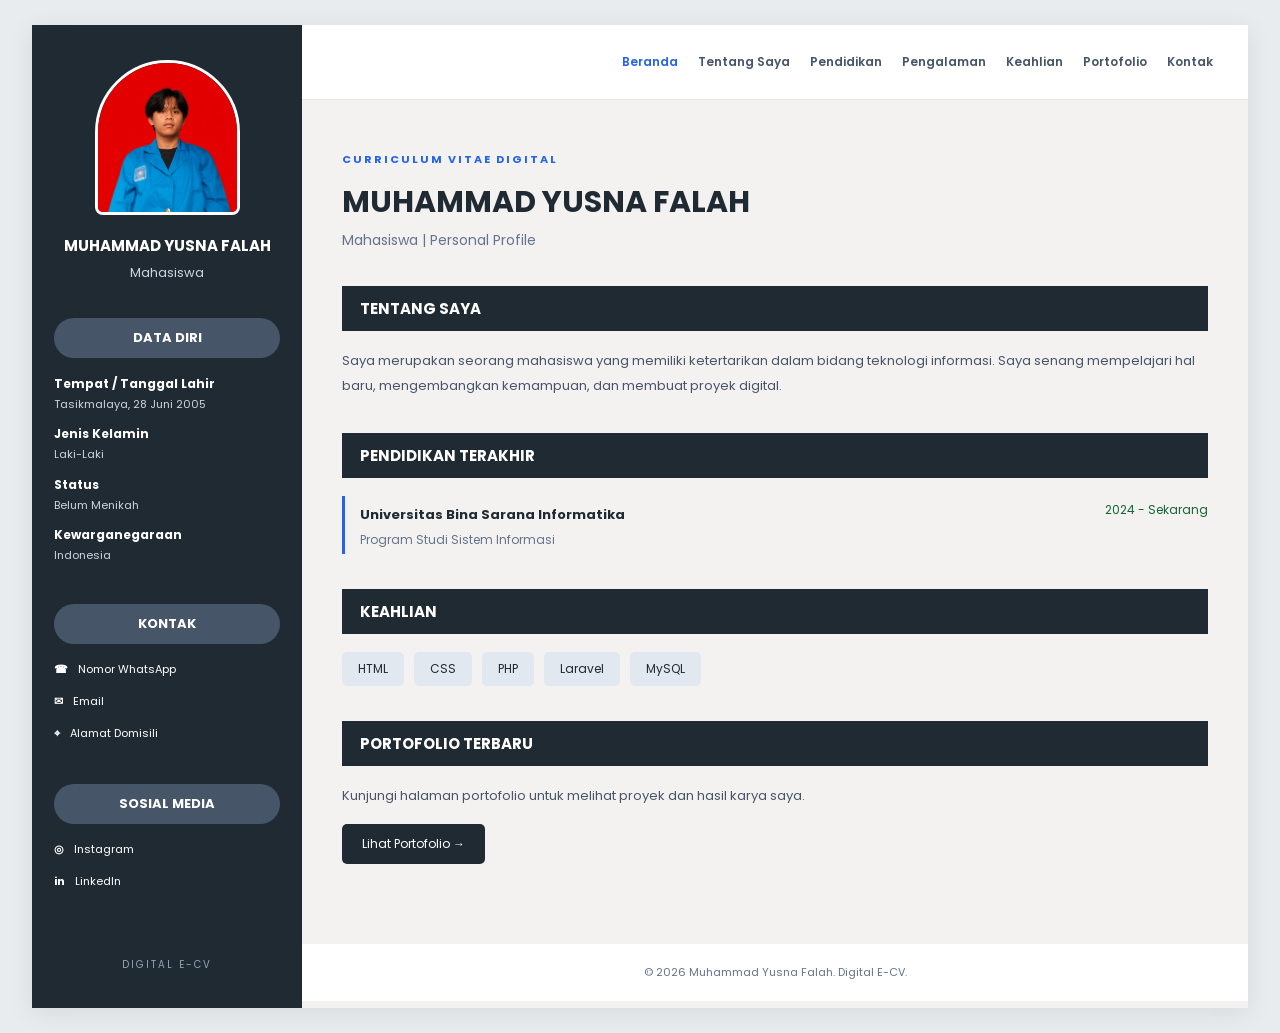
<file: docs/index.html>
﻿
<!DOCTYPE html>
<html lang="id">
<head>
    <meta charset="UTF-8">
    <meta name="viewport" content="width=device-width, initial-scale=1.0">

    <title>Beranda | Digital E-CV</title>

    <link rel="stylesheet" href="css/style.css">

    <link rel="preconnect" href="https://fonts.googleapis.com">
    <link rel="preconnect" href="https://fonts.gstatic.com" crossorigin>

    <link href="https://fonts.googleapis.com/css2?family=Poppins:wght@300;400;500;600;700;800&display=swap" rel="stylesheet">
</head>

<body>

<div class="cv-wrapper">

    <!-- SIDEBAR -->
    <aside class="sidebar">

        <div class="sidebar-profile">

            <div class="profile-photo">
                <img src="images/profile.jpeg"
                     alt="Foto Profil"
                     onerror="this.style.display='none'; this.nextElementSibling.style.display='flex';">

                <div class="profile-fallback">
                    FOTO
                </div>
            </div>

            <h3>MUHAMMAD YUSNA FALAH</h3>
            <p>Mahasiswa</p>

        </div>

        <!-- DATA DIRI -->
        <div class="sidebar-section">

            <h4>DATA DIRI</h4>

            <div class="sidebar-info">
                <strong>Tempat / Tanggal Lahir</strong>
                <span>Tasikmalaya, 28 Juni 2005</span>
            </div>

            <div class="sidebar-info">
                <strong>Jenis Kelamin</strong>
                <span>Laki-Laki</span>
            </div>

            <div class="sidebar-info">
                <strong>Status</strong>
                <span>Belum Menikah</span>
            </div>

            <div class="sidebar-info">
                <strong>Kewarganegaraan</strong>
                <span>Indonesia</span>
            </div>

        </div>

        <!-- KONTAK -->
        <div class="sidebar-section">

            <h4>KONTAK</h4>

            <div class="contact-item">
                <span>☎</span>
                <span>Nomor WhatsApp</span>
            </div>

            <div class="contact-item">
                <span>✉</span>
                <span>Email</span>
            </div>

            <div class="contact-item">
                <span>⌖</span>
                <span>Alamat Domisili</span>
            </div>

        </div>

        <!-- SOSIAL MEDIA -->
        <div class="sidebar-section">

            <h4>SOSIAL MEDIA</h4>

            <div class="contact-item">
                <span>◎</span>
                <span>Instagram</span>
            </div>

            <div class="contact-item">
                <span>in</span>
                <span>LinkedIn</span>
            </div>

        </div>

        <div class="sidebar-footer">
            DIGITAL E-CV
        </div>

    </aside>


    <!-- MAIN CONTENT -->
    <main class="main-content">

        <!-- NAVIGASI -->
        <nav class="top-nav">

            <button class="menu-toggle" id="menu-toggle">
                ☰
            </button>

            <div class="nav-links">

                <a href=""
                   class="active">
                    Beranda
                </a>

                <a href="tentang-saya.html"
                   class="">
                    Tentang Saya
                </a>

                <a href="pendidikan.html"
                   class="">
                    Pendidikan
                </a>

                <a href="pengalaman.html"
                   class="">
                    Pengalaman
                </a>

                <a href="keahlian.html"
                   class="">
                    Keahlian
                </a>

                <a href="portofolio.html"
                   class="">
                    Portofolio
                </a>

                <a href="kontak.html"
                   class="">
                    Kontak
                </a>

            </div>

        </nav>


        <!-- ISI HALAMAN BERUBAH SESUAI MENU -->
        <div class="page-content">

            
<div class="page-heading">
    <span class="page-subtitle">CURRICULUM VITAE DIGITAL</span>
    <h1>MUHAMMAD YUSNA FALAH</h1>
    <p>Mahasiswa | Personal Profile</p>
</div>

<section class="content-section">

    <h2>TENTANG SAYA</h2>

    <p>
        Saya merupakan seorang mahasiswa yang memiliki
        ketertarikan dalam bidang teknologi informasi.
        Saya senang mempelajari hal baru, mengembangkan
        kemampuan, dan membuat proyek digital.
    </p>

</section>

<section class="content-section">

    <h2>PENDIDIKAN TERAKHIR</h2>

    <div class="timeline-item">
        <div>
            <strong>Universitas Bina Sarana Informatika</strong>
            <p>Program Studi Sistem Informasi</p>
        </div>

        <span>2024 - Sekarang</span>
    </div>

</section>

<section class="content-section">

    <h2>KEAHLIAN</h2>

    <div class="skill-tags">
        <span>HTML</span>
        <span>CSS</span>
        <span>PHP</span>
        <span>Laravel</span>
        <span>MySQL</span>
    </div>

</section>

<section class="content-section">

    <h2>PORTOFOLIO TERBARU</h2>

    <p>
        Kunjungi halaman portofolio untuk melihat
        proyek dan hasil karya saya.
    </p>

    <a href="portofolio.html" class="action-button">
        Lihat Portofolio →
    </a>

</section>


        </div>


        <!-- FOOTER -->
        <footer class="main-footer">
            <p>&copy; 2026 Muhammad Yusna Falah. Digital E-CV.</p>
        </footer>

    </main>

</div>

<script src="js/script.js"></script>

</body>
</html>
</file>
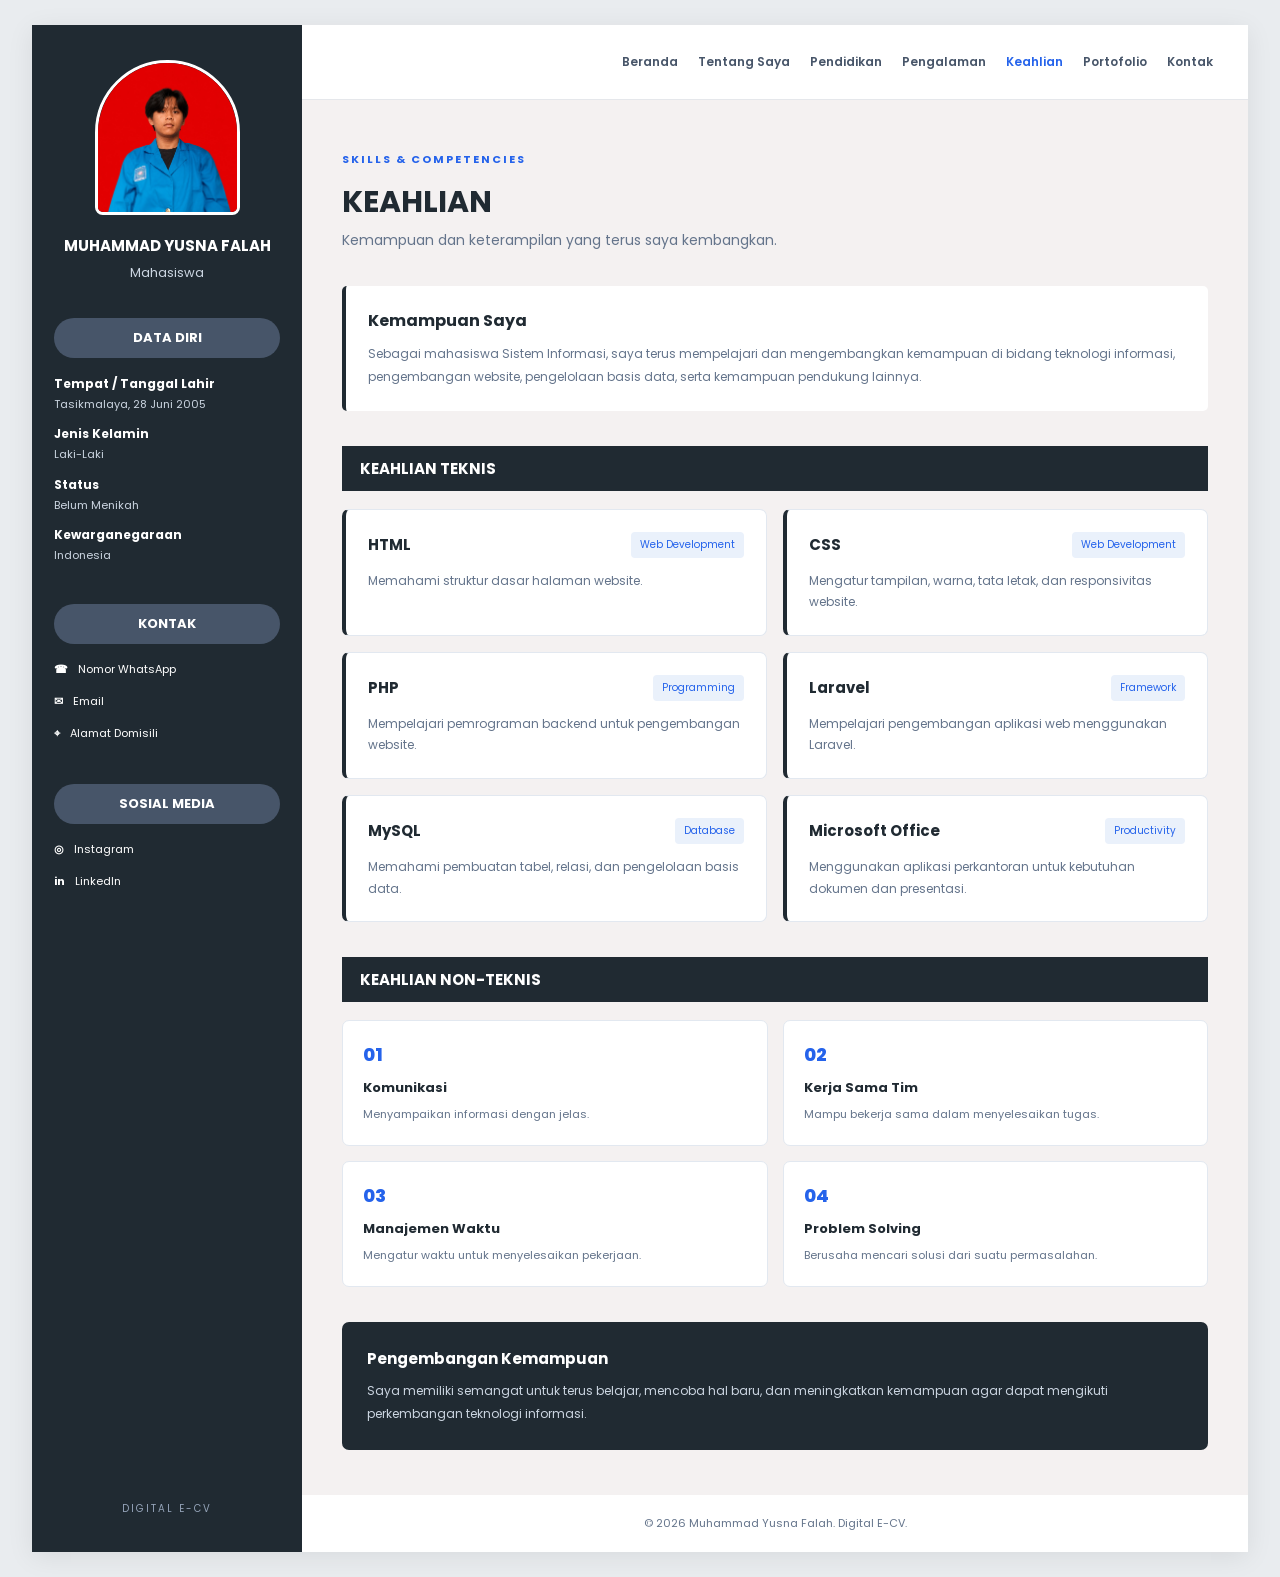
<file: docs/keahlian.html>
﻿
<!DOCTYPE html>
<html lang="id">
<head>
    <meta charset="UTF-8">
    <meta name="viewport" content="width=device-width, initial-scale=1.0">

    <title>Keahlian | Digital E-CV</title>

    <link rel="stylesheet" href="css/style.css">

    <link rel="preconnect" href="https://fonts.googleapis.com">
    <link rel="preconnect" href="https://fonts.gstatic.com" crossorigin>

    <link href="https://fonts.googleapis.com/css2?family=Poppins:wght@300;400;500;600;700;800&display=swap" rel="stylesheet">
</head>

<body>

<div class="cv-wrapper">

    <!-- SIDEBAR -->
    <aside class="sidebar">

        <div class="sidebar-profile">

            <div class="profile-photo">
                <img src="images/profile.jpeg"
                     alt="Foto Profil"
                     onerror="this.style.display='none'; this.nextElementSibling.style.display='flex';">

                <div class="profile-fallback">
                    FOTO
                </div>
            </div>

            <h3>MUHAMMAD YUSNA FALAH</h3>
            <p>Mahasiswa</p>

        </div>

        <!-- DATA DIRI -->
        <div class="sidebar-section">

            <h4>DATA DIRI</h4>

            <div class="sidebar-info">
                <strong>Tempat / Tanggal Lahir</strong>
                <span>Tasikmalaya, 28 Juni 2005</span>
            </div>

            <div class="sidebar-info">
                <strong>Jenis Kelamin</strong>
                <span>Laki-Laki</span>
            </div>

            <div class="sidebar-info">
                <strong>Status</strong>
                <span>Belum Menikah</span>
            </div>

            <div class="sidebar-info">
                <strong>Kewarganegaraan</strong>
                <span>Indonesia</span>
            </div>

        </div>

        <!-- KONTAK -->
        <div class="sidebar-section">

            <h4>KONTAK</h4>

            <div class="contact-item">
                <span>☎</span>
                <span>Nomor WhatsApp</span>
            </div>

            <div class="contact-item">
                <span>✉</span>
                <span>Email</span>
            </div>

            <div class="contact-item">
                <span>⌖</span>
                <span>Alamat Domisili</span>
            </div>

        </div>

        <!-- SOSIAL MEDIA -->
        <div class="sidebar-section">

            <h4>SOSIAL MEDIA</h4>

            <div class="contact-item">
                <span>◎</span>
                <span>Instagram</span>
            </div>

            <div class="contact-item">
                <span>in</span>
                <span>LinkedIn</span>
            </div>

        </div>

        <div class="sidebar-footer">
            DIGITAL E-CV
        </div>

    </aside>


    <!-- MAIN CONTENT -->
    <main class="main-content">

        <!-- NAVIGASI -->
        <nav class="top-nav">

            <button class="menu-toggle" id="menu-toggle">
                ☰
            </button>

            <div class="nav-links">

                <a href=""
                   class="">
                    Beranda
                </a>

                <a href="tentang-saya.html"
                   class="">
                    Tentang Saya
                </a>

                <a href="pendidikan.html"
                   class="">
                    Pendidikan
                </a>

                <a href="pengalaman.html"
                   class="">
                    Pengalaman
                </a>

                <a href="keahlian.html"
                   class="active">
                    Keahlian
                </a>

                <a href="portofolio.html"
                   class="">
                    Portofolio
                </a>

                <a href="kontak.html"
                   class="">
                    Kontak
                </a>

            </div>

        </nav>


        <!-- ISI HALAMAN BERUBAH SESUAI MENU -->
        <div class="page-content">

            
<div class="page-heading">
    <span class="page-subtitle">SKILLS & COMPETENCIES</span>
    <h1>KEAHLIAN</h1>
    <p>Kemampuan dan keterampilan yang terus saya kembangkan.</p>
</div>

<section class="skills-intro">
    <h3>Kemampuan Saya</h3>
    <p>
        Sebagai mahasiswa Sistem Informasi, saya terus mempelajari
        dan mengembangkan kemampuan di bidang teknologi informasi,
        pengembangan website, pengelolaan basis data, serta kemampuan
        pendukung lainnya.
    </p>
</section>

<section class="content-section">
    <h2>KEAHLIAN TEKNIS</h2>

    <div class="skills-grid">

        <div class="skill-card">
            <div class="skill-card-header">
                <h3>HTML</h3>
                <span>Web Development</span>
            </div>
            <p>Memahami struktur dasar halaman website.</p>
        </div>

        <div class="skill-card">
            <div class="skill-card-header">
                <h3>CSS</h3>
                <span>Web Development</span>
            </div>
            <p>Mengatur tampilan, warna, tata letak, dan responsivitas website.</p>
        </div>

        <div class="skill-card">
            <div class="skill-card-header">
                <h3>PHP</h3>
                <span>Programming</span>
            </div>
            <p>Mempelajari pemrograman backend untuk pengembangan website.</p>
        </div>

        <div class="skill-card">
            <div class="skill-card-header">
                <h3>Laravel</h3>
                <span>Framework</span>
            </div>
            <p>Mempelajari pengembangan aplikasi web menggunakan Laravel.</p>
        </div>

        <div class="skill-card">
            <div class="skill-card-header">
                <h3>MySQL</h3>
                <span>Database</span>
            </div>
            <p>Memahami pembuatan tabel, relasi, dan pengelolaan basis data.</p>
        </div>

        <div class="skill-card">
            <div class="skill-card-header">
                <h3>Microsoft Office</h3>
                <span>Productivity</span>
            </div>
            <p>Menggunakan aplikasi perkantoran untuk kebutuhan dokumen dan presentasi.</p>
        </div>

    </div>
</section>

<section class="content-section">
    <h2>KEAHLIAN NON-TEKNIS</h2>

    <div class="soft-skills-grid">
        <div class="soft-skill-item">
            <span>01</span>
            <h3>Komunikasi</h3>
            <p>Menyampaikan informasi dengan jelas.</p>
        </div>

        <div class="soft-skill-item">
            <span>02</span>
            <h3>Kerja Sama Tim</h3>
            <p>Mampu bekerja sama dalam menyelesaikan tugas.</p>
        </div>

        <div class="soft-skill-item">
            <span>03</span>
            <h3>Manajemen Waktu</h3>
            <p>Mengatur waktu untuk menyelesaikan pekerjaan.</p>
        </div>

        <div class="soft-skill-item">
            <span>04</span>
            <h3>Problem Solving</h3>
            <p>Berusaha mencari solusi dari suatu permasalahan.</p>
        </div>
    </div>
</section>

<section class="skills-note">
    <h3>Pengembangan Kemampuan</h3>
    <p>
        Saya memiliki semangat untuk terus belajar, mencoba hal baru,
        dan meningkatkan kemampuan agar dapat mengikuti perkembangan
        teknologi informasi.
    </p>
</section>


        </div>


        <!-- FOOTER -->
        <footer class="main-footer">
            <p>&copy; 2026 Muhammad Yusna Falah. Digital E-CV.</p>
        </footer>

    </main>

</div>

<script src="js/script.js"></script>

</body>
</html>
</file>
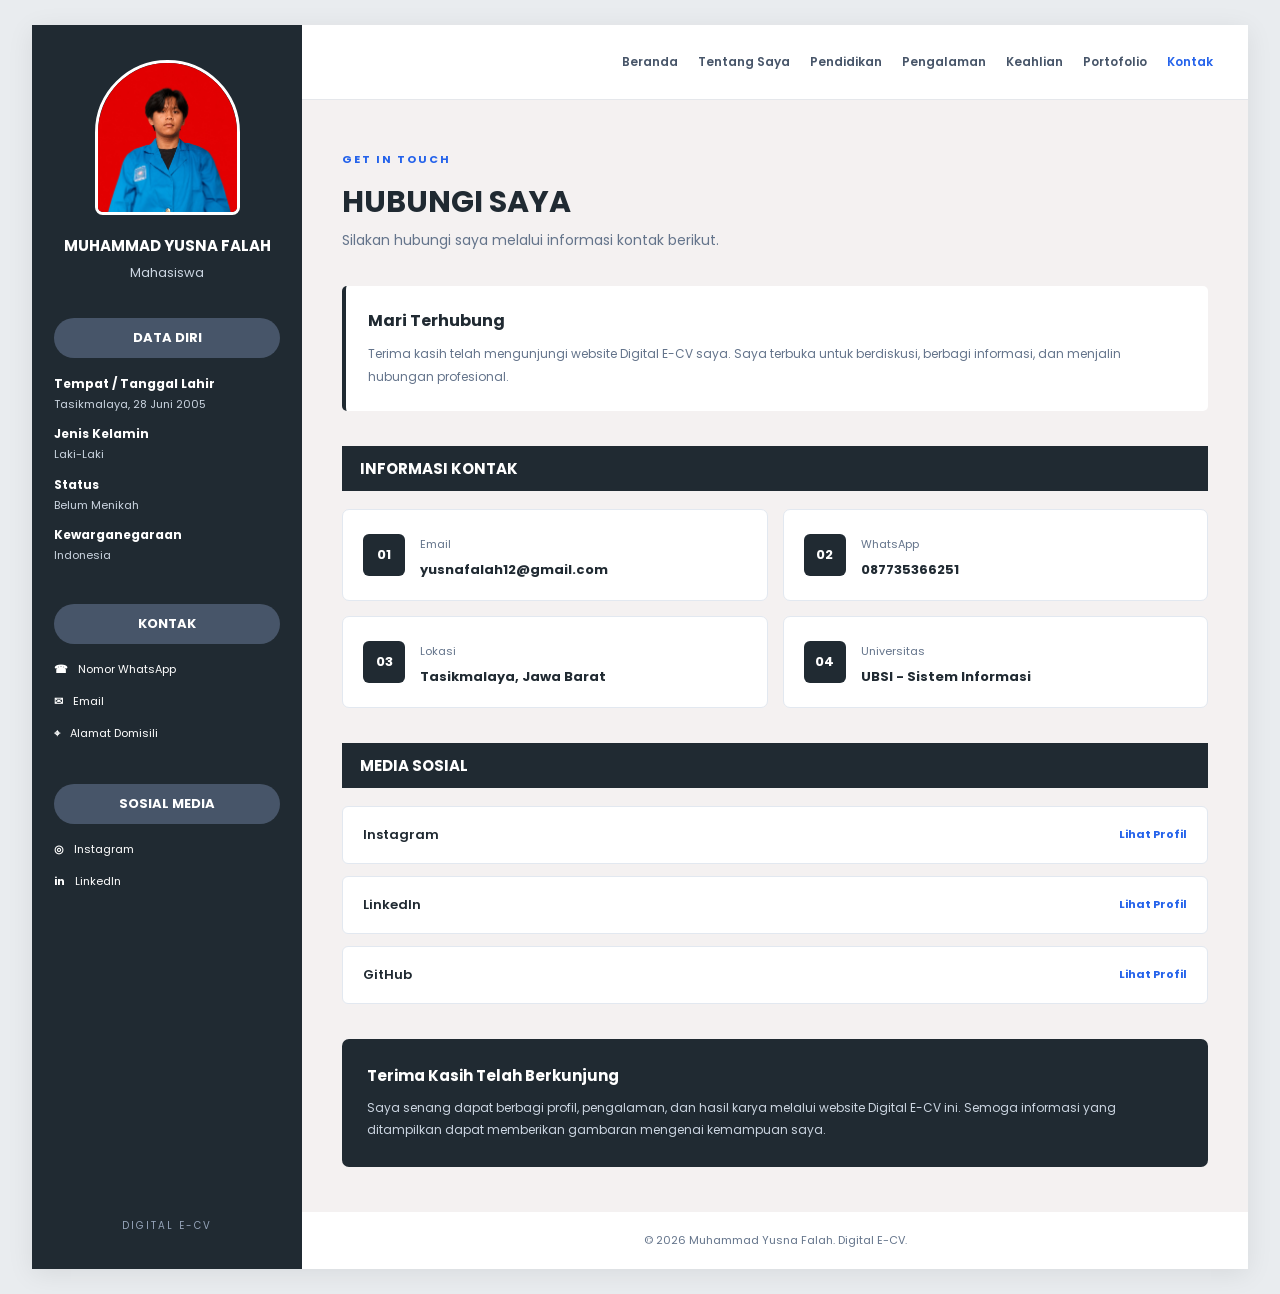
<file: docs/kontak.html>
﻿
<!DOCTYPE html>
<html lang="id">
<head>
    <meta charset="UTF-8">
    <meta name="viewport" content="width=device-width, initial-scale=1.0">

    <title>Kontak | Digital E-CV</title>

    <link rel="stylesheet" href="css/style.css">

    <link rel="preconnect" href="https://fonts.googleapis.com">
    <link rel="preconnect" href="https://fonts.gstatic.com" crossorigin>

    <link href="https://fonts.googleapis.com/css2?family=Poppins:wght@300;400;500;600;700;800&display=swap" rel="stylesheet">
</head>

<body>

<div class="cv-wrapper">

    <!-- SIDEBAR -->
    <aside class="sidebar">

        <div class="sidebar-profile">

            <div class="profile-photo">
                <img src="images/profile.jpeg"
                     alt="Foto Profil"
                     onerror="this.style.display='none'; this.nextElementSibling.style.display='flex';">

                <div class="profile-fallback">
                    FOTO
                </div>
            </div>

            <h3>MUHAMMAD YUSNA FALAH</h3>
            <p>Mahasiswa</p>

        </div>

        <!-- DATA DIRI -->
        <div class="sidebar-section">

            <h4>DATA DIRI</h4>

            <div class="sidebar-info">
                <strong>Tempat / Tanggal Lahir</strong>
                <span>Tasikmalaya, 28 Juni 2005</span>
            </div>

            <div class="sidebar-info">
                <strong>Jenis Kelamin</strong>
                <span>Laki-Laki</span>
            </div>

            <div class="sidebar-info">
                <strong>Status</strong>
                <span>Belum Menikah</span>
            </div>

            <div class="sidebar-info">
                <strong>Kewarganegaraan</strong>
                <span>Indonesia</span>
            </div>

        </div>

        <!-- KONTAK -->
        <div class="sidebar-section">

            <h4>KONTAK</h4>

            <div class="contact-item">
                <span>☎</span>
                <span>Nomor WhatsApp</span>
            </div>

            <div class="contact-item">
                <span>✉</span>
                <span>Email</span>
            </div>

            <div class="contact-item">
                <span>⌖</span>
                <span>Alamat Domisili</span>
            </div>

        </div>

        <!-- SOSIAL MEDIA -->
        <div class="sidebar-section">

            <h4>SOSIAL MEDIA</h4>

            <div class="contact-item">
                <span>◎</span>
                <span>Instagram</span>
            </div>

            <div class="contact-item">
                <span>in</span>
                <span>LinkedIn</span>
            </div>

        </div>

        <div class="sidebar-footer">
            DIGITAL E-CV
        </div>

    </aside>


    <!-- MAIN CONTENT -->
    <main class="main-content">

        <!-- NAVIGASI -->
        <nav class="top-nav">

            <button class="menu-toggle" id="menu-toggle">
                ☰
            </button>

            <div class="nav-links">

                <a href=""
                   class="">
                    Beranda
                </a>

                <a href="tentang-saya.html"
                   class="">
                    Tentang Saya
                </a>

                <a href="pendidikan.html"
                   class="">
                    Pendidikan
                </a>

                <a href="pengalaman.html"
                   class="">
                    Pengalaman
                </a>

                <a href="keahlian.html"
                   class="">
                    Keahlian
                </a>

                <a href="portofolio.html"
                   class="">
                    Portofolio
                </a>

                <a href="kontak.html"
                   class="active">
                    Kontak
                </a>

            </div>

        </nav>


        <!-- ISI HALAMAN BERUBAH SESUAI MENU -->
        <div class="page-content">

            
<div class="page-heading">
    <span class="page-subtitle">GET IN TOUCH</span>
    <h1>HUBUNGI SAYA</h1>
    <p>Silakan hubungi saya melalui informasi kontak berikut.</p>
</div>

<section class="contact-intro">
    <h3>Mari Terhubung</h3>
    <p>
        Terima kasih telah mengunjungi website Digital E-CV saya.
        Saya terbuka untuk berdiskusi, berbagi informasi, dan
        menjalin hubungan profesional.
    </p>
</section>

<section class="content-section">
    <h2>INFORMASI KONTAK</h2>

    <div class="contact-grid">

        <div class="contact-card">
            <div class="contact-icon">01</div>
            <div>
                <span>Email</span>
                <h3>yusnafalah12@gmail.com</h3>
            </div>
        </div>

        <div class="contact-card">
            <div class="contact-icon">02</div>
            <div>
                <span>WhatsApp</span>
                <h3>087735366251</h3>
            </div>
        </div>

        <div class="contact-card">
            <div class="contact-icon">03</div>
            <div>
                <span>Lokasi</span>
                <h3>Tasikmalaya, Jawa Barat</h3>
            </div>
        </div>

        <div class="contact-card">
            <div class="contact-icon">04</div>
            <div>
                <span>Universitas</span>
                <h3>UBSI - Sistem Informasi</h3>
            </div>
        </div>

    </div>
</section>

<section class="content-section">
    <h2>MEDIA SOSIAL</h2>

    <div class="social-contact">

        <a href="#" class="social-contact-item">
            <span>Instagram</span>
            <strong>Lihat Profil</strong>
        </a>

        <a href="#" class="social-contact-item">
            <span>LinkedIn</span>
            <strong>Lihat Profil</strong>
        </a>

        <a href="#" class="social-contact-item">
            <span>GitHub</span>
            <strong>Lihat Profil</strong>
        </a>

    </div>
</section>

<section class="contact-message">
    <h3>Terima Kasih Telah Berkunjung</h3>
    <p>
        Saya senang dapat berbagi profil, pengalaman, dan hasil karya
        melalui website Digital E-CV ini. Semoga informasi yang
        ditampilkan dapat memberikan gambaran mengenai kemampuan saya.
    </p>
</section>


        </div>


        <!-- FOOTER -->
        <footer class="main-footer">
            <p>&copy; 2026 Muhammad Yusna Falah. Digital E-CV.</p>
        </footer>

    </main>

</div>

<script src="js/script.js"></script>

</body>
</html>
</file>
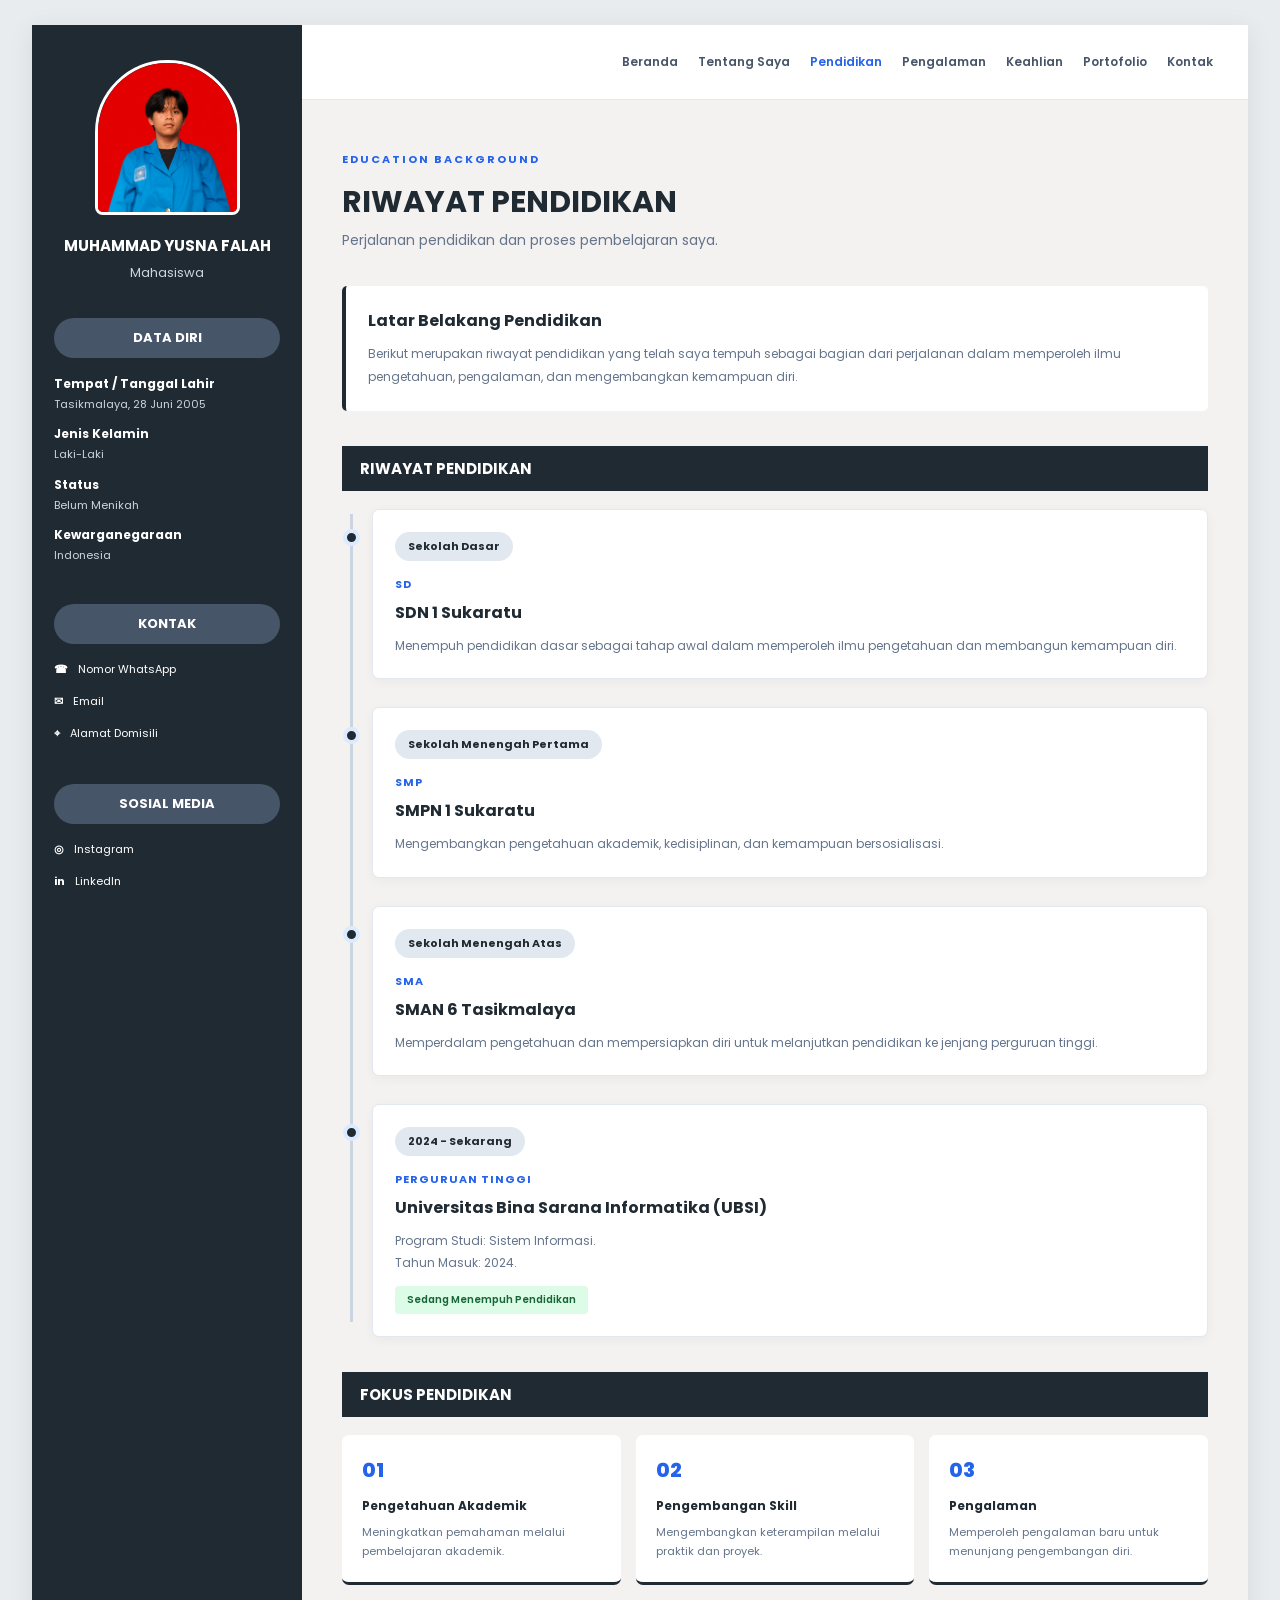
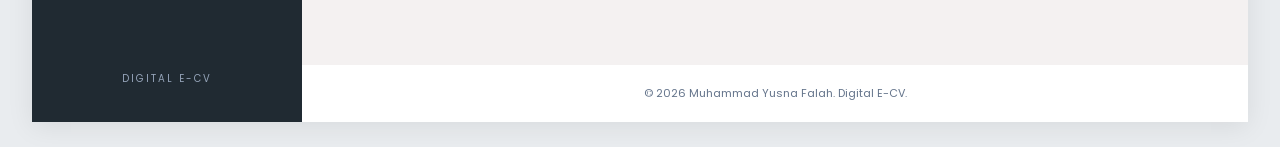
<file: docs/pendidikan.html>
﻿
<!DOCTYPE html>
<html lang="id">
<head>
    <meta charset="UTF-8">
    <meta name="viewport" content="width=device-width, initial-scale=1.0">

    <title>Pendidikan | Digital E-CV</title>

    <link rel="stylesheet" href="css/style.css">

    <link rel="preconnect" href="https://fonts.googleapis.com">
    <link rel="preconnect" href="https://fonts.gstatic.com" crossorigin>

    <link href="https://fonts.googleapis.com/css2?family=Poppins:wght@300;400;500;600;700;800&display=swap" rel="stylesheet">
</head>

<body>

<div class="cv-wrapper">

    <!-- SIDEBAR -->
    <aside class="sidebar">

        <div class="sidebar-profile">

            <div class="profile-photo">
                <img src="images/profile.jpeg"
                     alt="Foto Profil"
                     onerror="this.style.display='none'; this.nextElementSibling.style.display='flex';">

                <div class="profile-fallback">
                    FOTO
                </div>
            </div>

            <h3>MUHAMMAD YUSNA FALAH</h3>
            <p>Mahasiswa</p>

        </div>

        <!-- DATA DIRI -->
        <div class="sidebar-section">

            <h4>DATA DIRI</h4>

            <div class="sidebar-info">
                <strong>Tempat / Tanggal Lahir</strong>
                <span>Tasikmalaya, 28 Juni 2005</span>
            </div>

            <div class="sidebar-info">
                <strong>Jenis Kelamin</strong>
                <span>Laki-Laki</span>
            </div>

            <div class="sidebar-info">
                <strong>Status</strong>
                <span>Belum Menikah</span>
            </div>

            <div class="sidebar-info">
                <strong>Kewarganegaraan</strong>
                <span>Indonesia</span>
            </div>

        </div>

        <!-- KONTAK -->
        <div class="sidebar-section">

            <h4>KONTAK</h4>

            <div class="contact-item">
                <span>☎</span>
                <span>Nomor WhatsApp</span>
            </div>

            <div class="contact-item">
                <span>✉</span>
                <span>Email</span>
            </div>

            <div class="contact-item">
                <span>⌖</span>
                <span>Alamat Domisili</span>
            </div>

        </div>

        <!-- SOSIAL MEDIA -->
        <div class="sidebar-section">

            <h4>SOSIAL MEDIA</h4>

            <div class="contact-item">
                <span>◎</span>
                <span>Instagram</span>
            </div>

            <div class="contact-item">
                <span>in</span>
                <span>LinkedIn</span>
            </div>

        </div>

        <div class="sidebar-footer">
            DIGITAL E-CV
        </div>

    </aside>


    <!-- MAIN CONTENT -->
    <main class="main-content">

        <!-- NAVIGASI -->
        <nav class="top-nav">

            <button class="menu-toggle" id="menu-toggle">
                ☰
            </button>

            <div class="nav-links">

                <a href=""
                   class="">
                    Beranda
                </a>

                <a href="tentang-saya.html"
                   class="">
                    Tentang Saya
                </a>

                <a href="pendidikan.html"
                   class="active">
                    Pendidikan
                </a>

                <a href="pengalaman.html"
                   class="">
                    Pengalaman
                </a>

                <a href="keahlian.html"
                   class="">
                    Keahlian
                </a>

                <a href="portofolio.html"
                   class="">
                    Portofolio
                </a>

                <a href="kontak.html"
                   class="">
                    Kontak
                </a>

            </div>

        </nav>


        <!-- ISI HALAMAN BERUBAH SESUAI MENU -->
        <div class="page-content">

            
<div class="page-heading">
    <span class="page-subtitle">EDUCATION BACKGROUND</span>
    <h1>RIWAYAT PENDIDIKAN</h1>
    <p>Perjalanan pendidikan dan proses pembelajaran saya.</p>
</div>

<section class="education-intro">
    <h3>Latar Belakang Pendidikan</h3>
    <p>
        Berikut merupakan riwayat pendidikan yang telah saya tempuh
        sebagai bagian dari perjalanan dalam memperoleh ilmu
        pengetahuan, pengalaman, dan mengembangkan kemampuan diri.
    </p>
</section>

<section class="content-section">
    <h2>RIWAYAT PENDIDIKAN</h2>

    <div class="education-timeline">

        <div class="education-item">
            <div class="education-marker"></div>
            <div class="education-card">
                <span class="education-year">Sekolah Dasar</span>
                <h3>SD</h3>
                <h4>SDN 1 Sukaratu</h4>
                <p>
                    Menempuh pendidikan dasar sebagai tahap awal
                    dalam memperoleh ilmu pengetahuan dan membangun
                    kemampuan diri.
                </p>
            </div>
        </div>

        <div class="education-item">
            <div class="education-marker"></div>
            <div class="education-card">
                <span class="education-year">Sekolah Menengah Pertama</span>
                <h3>SMP</h3>
                <h4>SMPN 1 Sukaratu</h4>
                <p>
                    Mengembangkan pengetahuan akademik, kedisiplinan,
                    dan kemampuan bersosialisasi.
                </p>
            </div>
        </div>

        <div class="education-item">
            <div class="education-marker"></div>
            <div class="education-card">
                <span class="education-year">Sekolah Menengah Atas</span>
                <h3>SMA</h3>
                <h4>SMAN 6 Tasikmalaya</h4>
                <p>
                    Memperdalam pengetahuan dan mempersiapkan diri
                    untuk melanjutkan pendidikan ke jenjang perguruan tinggi.
                </p>
            </div>
        </div>

        <div class="education-item">
            <div class="education-marker"></div>
            <div class="education-card">
                <span class="education-year">2024 - Sekarang</span>
                <h3>PERGURUAN TINGGI</h3>
                <h4>Universitas Bina Sarana Informatika (UBSI)</h4>
                <p>
                    Program Studi: Sistem Informasi.
                    <br>
                    Tahun Masuk: 2024.
                </p>
                <span class="education-status">
                    Sedang Menempuh Pendidikan
                </span>
            </div>
        </div>

    </div>
</section>

<section class="content-section">
    <h2>FOKUS PENDIDIKAN</h2>

    <div class="education-focus">

        <div class="focus-card">
            <span>01</span>
            <h3>Pengetahuan Akademik</h3>
            <p>
                Meningkatkan pemahaman melalui pembelajaran akademik.
            </p>
        </div>

        <div class="focus-card">
            <span>02</span>
            <h3>Pengembangan Skill</h3>
            <p>
                Mengembangkan keterampilan melalui praktik dan proyek.
            </p>
        </div>

        <div class="focus-card">
            <span>03</span>
            <h3>Pengalaman</h3>
            <p>
                Memperoleh pengalaman baru untuk menunjang
                pengembangan diri.
            </p>
        </div>

    </div>
</section>


        </div>


        <!-- FOOTER -->
        <footer class="main-footer">
            <p>&copy; 2026 Muhammad Yusna Falah. Digital E-CV.</p>
        </footer>

    </main>

</div>

<script src="js/script.js"></script>

</body>
</html>
</file>
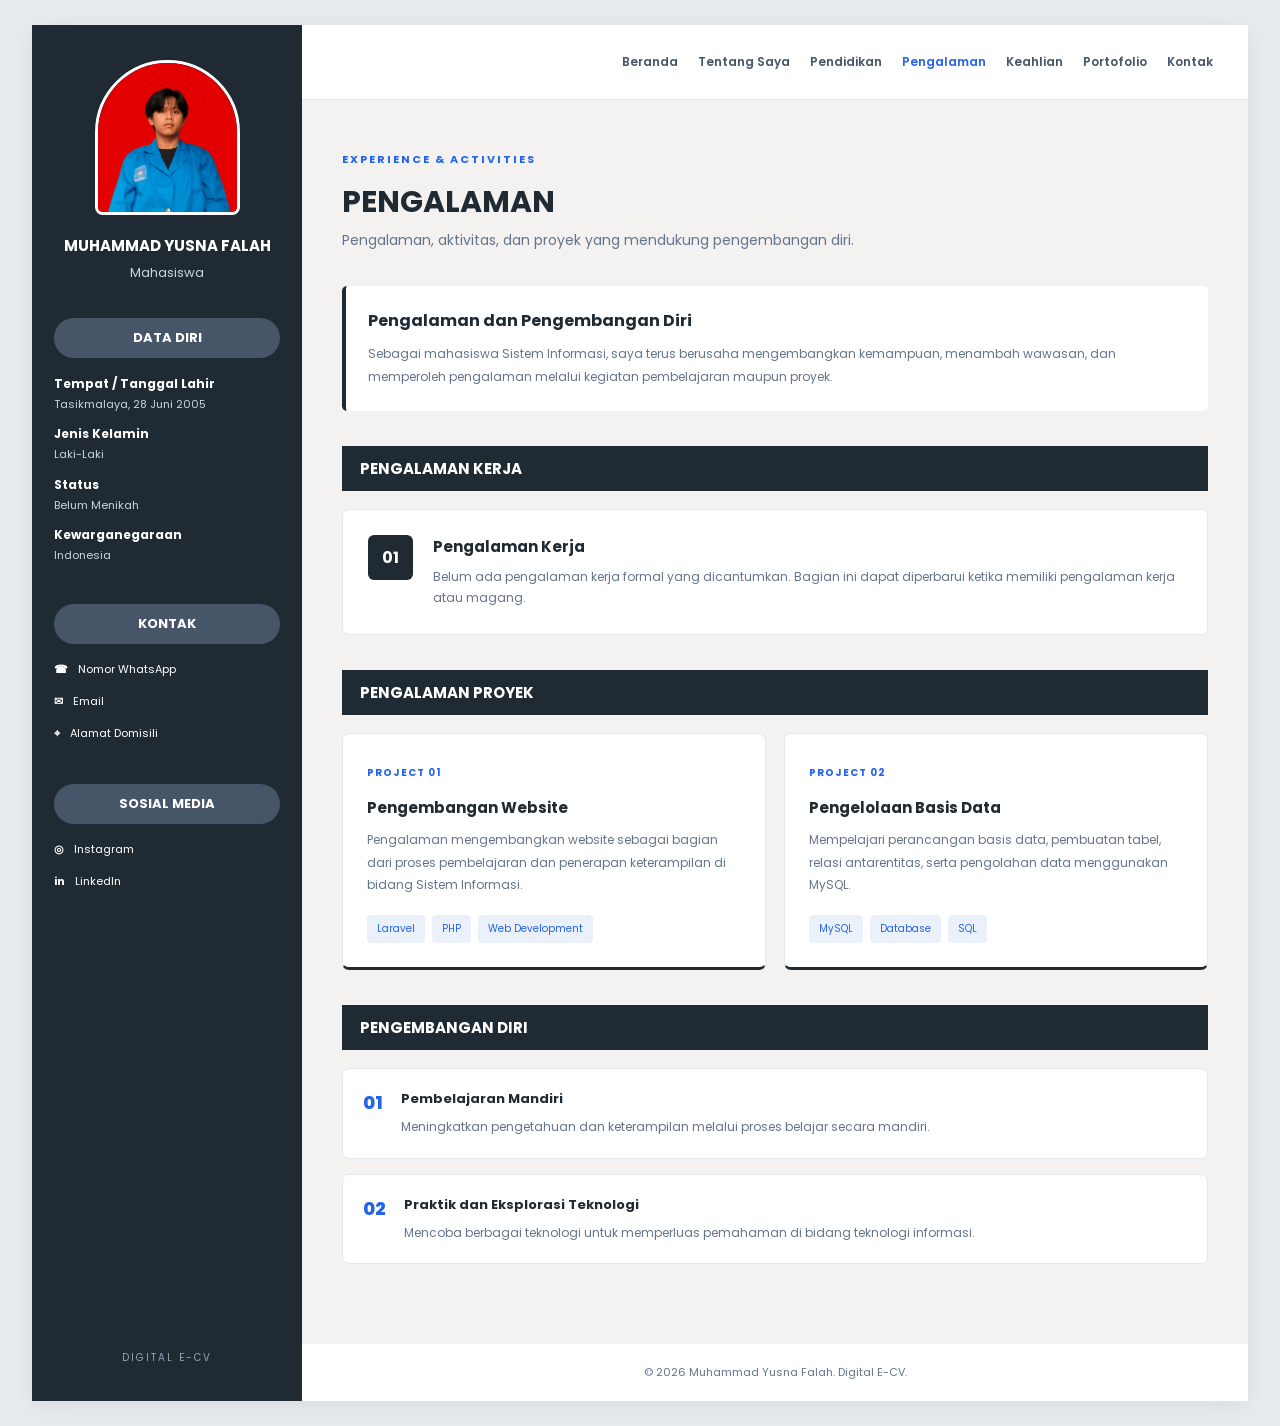
<file: docs/pengalaman.html>
﻿
<!DOCTYPE html>
<html lang="id">
<head>
    <meta charset="UTF-8">
    <meta name="viewport" content="width=device-width, initial-scale=1.0">

    <title>Pengalaman | Digital E-CV</title>

    <link rel="stylesheet" href="css/style.css">

    <link rel="preconnect" href="https://fonts.googleapis.com">
    <link rel="preconnect" href="https://fonts.gstatic.com" crossorigin>

    <link href="https://fonts.googleapis.com/css2?family=Poppins:wght@300;400;500;600;700;800&display=swap" rel="stylesheet">
</head>

<body>

<div class="cv-wrapper">

    <!-- SIDEBAR -->
    <aside class="sidebar">

        <div class="sidebar-profile">

            <div class="profile-photo">
                <img src="images/profile.jpeg"
                     alt="Foto Profil"
                     onerror="this.style.display='none'; this.nextElementSibling.style.display='flex';">

                <div class="profile-fallback">
                    FOTO
                </div>
            </div>

            <h3>MUHAMMAD YUSNA FALAH</h3>
            <p>Mahasiswa</p>

        </div>

        <!-- DATA DIRI -->
        <div class="sidebar-section">

            <h4>DATA DIRI</h4>

            <div class="sidebar-info">
                <strong>Tempat / Tanggal Lahir</strong>
                <span>Tasikmalaya, 28 Juni 2005</span>
            </div>

            <div class="sidebar-info">
                <strong>Jenis Kelamin</strong>
                <span>Laki-Laki</span>
            </div>

            <div class="sidebar-info">
                <strong>Status</strong>
                <span>Belum Menikah</span>
            </div>

            <div class="sidebar-info">
                <strong>Kewarganegaraan</strong>
                <span>Indonesia</span>
            </div>

        </div>

        <!-- KONTAK -->
        <div class="sidebar-section">

            <h4>KONTAK</h4>

            <div class="contact-item">
                <span>☎</span>
                <span>Nomor WhatsApp</span>
            </div>

            <div class="contact-item">
                <span>✉</span>
                <span>Email</span>
            </div>

            <div class="contact-item">
                <span>⌖</span>
                <span>Alamat Domisili</span>
            </div>

        </div>

        <!-- SOSIAL MEDIA -->
        <div class="sidebar-section">

            <h4>SOSIAL MEDIA</h4>

            <div class="contact-item">
                <span>◎</span>
                <span>Instagram</span>
            </div>

            <div class="contact-item">
                <span>in</span>
                <span>LinkedIn</span>
            </div>

        </div>

        <div class="sidebar-footer">
            DIGITAL E-CV
        </div>

    </aside>


    <!-- MAIN CONTENT -->
    <main class="main-content">

        <!-- NAVIGASI -->
        <nav class="top-nav">

            <button class="menu-toggle" id="menu-toggle">
                ☰
            </button>

            <div class="nav-links">

                <a href=""
                   class="">
                    Beranda
                </a>

                <a href="tentang-saya.html"
                   class="">
                    Tentang Saya
                </a>

                <a href="pendidikan.html"
                   class="">
                    Pendidikan
                </a>

                <a href="pengalaman.html"
                   class="active">
                    Pengalaman
                </a>

                <a href="keahlian.html"
                   class="">
                    Keahlian
                </a>

                <a href="portofolio.html"
                   class="">
                    Portofolio
                </a>

                <a href="kontak.html"
                   class="">
                    Kontak
                </a>

            </div>

        </nav>


        <!-- ISI HALAMAN BERUBAH SESUAI MENU -->
        <div class="page-content">

            
<div class="page-heading">
    <span class="page-subtitle">EXPERIENCE & ACTIVITIES</span>
    <h1>PENGALAMAN</h1>
    <p>Pengalaman, aktivitas, dan proyek yang mendukung pengembangan diri.</p>
</div>

<section class="experience-intro">
    <h3>Pengalaman dan Pengembangan Diri</h3>
    <p>
        Sebagai mahasiswa Sistem Informasi, saya terus berusaha
        mengembangkan kemampuan, menambah wawasan, dan memperoleh
        pengalaman melalui kegiatan pembelajaran maupun proyek.
    </p>
</section>

<section class="content-section">
    <h2>PENGALAMAN KERJA</h2>

    <div class="experience-empty">
        <div class="experience-icon">01</div>
        <div>
            <h3>Pengalaman Kerja</h3>
            <p>
                Belum ada pengalaman kerja formal yang dicantumkan.
                Bagian ini dapat diperbarui ketika memiliki pengalaman
                kerja atau magang.
            </p>
        </div>
    </div>
</section>

<section class="content-section">
    <h2>PENGALAMAN PROYEK</h2>

    <div class="experience-grid">

        <div class="experience-card">
            <span class="experience-category">PROJECT 01</span>
            <h3>Pengembangan Website</h3>
            <p>
                Pengalaman mengembangkan website sebagai bagian dari
                proses pembelajaran dan penerapan keterampilan
                di bidang Sistem Informasi.
            </p>
            <div class="experience-tags">
                <span>Laravel</span>
                <span>PHP</span>
                <span>Web Development</span>
            </div>
        </div>

        <div class="experience-card">
            <span class="experience-category">PROJECT 02</span>
            <h3>Pengelolaan Basis Data</h3>
            <p>
                Mempelajari perancangan basis data, pembuatan tabel,
                relasi antarentitas, serta pengolahan data menggunakan
                MySQL.
            </p>
            <div class="experience-tags">
                <span>MySQL</span>
                <span>Database</span>
                <span>SQL</span>
            </div>
        </div>

    </div>
</section>

<section class="content-section">
    <h2>PENGEMBANGAN DIRI</h2>

    <div class="development-list">
        <div class="development-item">
            <span>01</span>
            <div>
                <h3>Pembelajaran Mandiri</h3>
                <p>
                    Meningkatkan pengetahuan dan keterampilan melalui
                    proses belajar secara mandiri.
                </p>
            </div>
        </div>

        <div class="development-item">
            <span>02</span>
            <div>
                <h3>Praktik dan Eksplorasi Teknologi</h3>
                <p>
                    Mencoba berbagai teknologi untuk memperluas
                    pemahaman di bidang teknologi informasi.
                </p>
            </div>
        </div>
    </div>
</section>


        </div>


        <!-- FOOTER -->
        <footer class="main-footer">
            <p>&copy; 2026 Muhammad Yusna Falah. Digital E-CV.</p>
        </footer>

    </main>

</div>

<script src="js/script.js"></script>

</body>
</html>
</file>
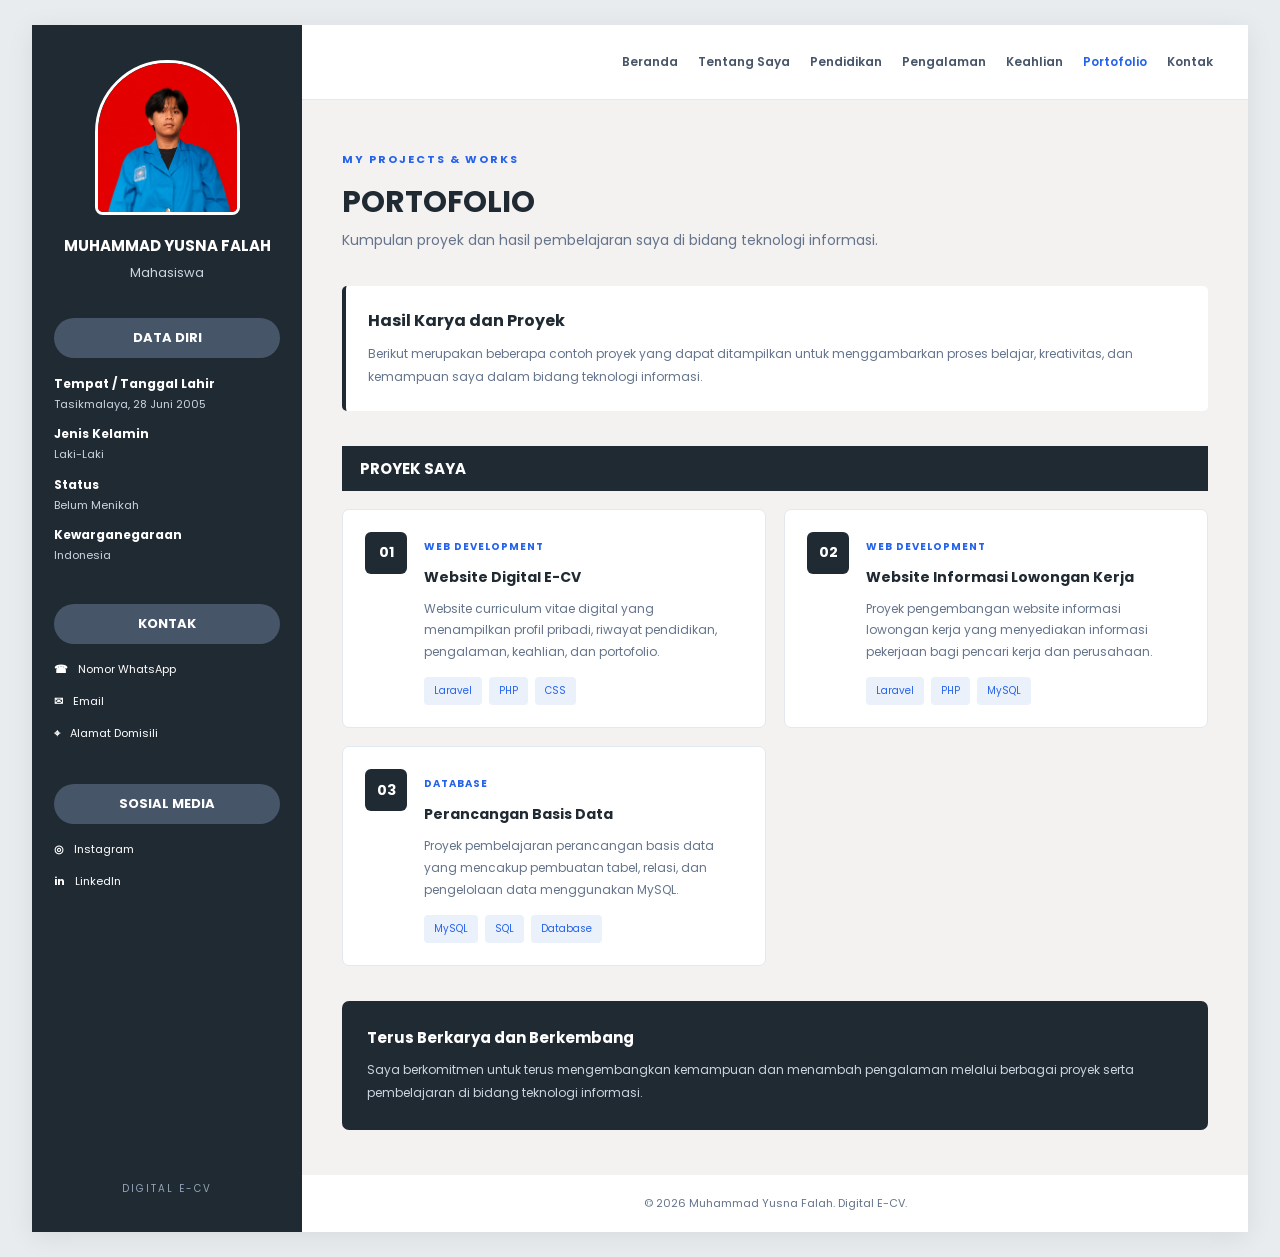
<file: docs/portofolio.html>
﻿
<!DOCTYPE html>
<html lang="id">
<head>
    <meta charset="UTF-8">
    <meta name="viewport" content="width=device-width, initial-scale=1.0">

    <title>Portofolio | Digital E-CV</title>

    <link rel="stylesheet" href="css/style.css">

    <link rel="preconnect" href="https://fonts.googleapis.com">
    <link rel="preconnect" href="https://fonts.gstatic.com" crossorigin>

    <link href="https://fonts.googleapis.com/css2?family=Poppins:wght@300;400;500;600;700;800&display=swap" rel="stylesheet">
</head>

<body>

<div class="cv-wrapper">

    <!-- SIDEBAR -->
    <aside class="sidebar">

        <div class="sidebar-profile">

            <div class="profile-photo">
                <img src="images/profile.jpeg"
                     alt="Foto Profil"
                     onerror="this.style.display='none'; this.nextElementSibling.style.display='flex';">

                <div class="profile-fallback">
                    FOTO
                </div>
            </div>

            <h3>MUHAMMAD YUSNA FALAH</h3>
            <p>Mahasiswa</p>

        </div>

        <!-- DATA DIRI -->
        <div class="sidebar-section">

            <h4>DATA DIRI</h4>

            <div class="sidebar-info">
                <strong>Tempat / Tanggal Lahir</strong>
                <span>Tasikmalaya, 28 Juni 2005</span>
            </div>

            <div class="sidebar-info">
                <strong>Jenis Kelamin</strong>
                <span>Laki-Laki</span>
            </div>

            <div class="sidebar-info">
                <strong>Status</strong>
                <span>Belum Menikah</span>
            </div>

            <div class="sidebar-info">
                <strong>Kewarganegaraan</strong>
                <span>Indonesia</span>
            </div>

        </div>

        <!-- KONTAK -->
        <div class="sidebar-section">

            <h4>KONTAK</h4>

            <div class="contact-item">
                <span>☎</span>
                <span>Nomor WhatsApp</span>
            </div>

            <div class="contact-item">
                <span>✉</span>
                <span>Email</span>
            </div>

            <div class="contact-item">
                <span>⌖</span>
                <span>Alamat Domisili</span>
            </div>

        </div>

        <!-- SOSIAL MEDIA -->
        <div class="sidebar-section">

            <h4>SOSIAL MEDIA</h4>

            <div class="contact-item">
                <span>◎</span>
                <span>Instagram</span>
            </div>

            <div class="contact-item">
                <span>in</span>
                <span>LinkedIn</span>
            </div>

        </div>

        <div class="sidebar-footer">
            DIGITAL E-CV
        </div>

    </aside>


    <!-- MAIN CONTENT -->
    <main class="main-content">

        <!-- NAVIGASI -->
        <nav class="top-nav">

            <button class="menu-toggle" id="menu-toggle">
                ☰
            </button>

            <div class="nav-links">

                <a href=""
                   class="">
                    Beranda
                </a>

                <a href="tentang-saya.html"
                   class="">
                    Tentang Saya
                </a>

                <a href="pendidikan.html"
                   class="">
                    Pendidikan
                </a>

                <a href="pengalaman.html"
                   class="">
                    Pengalaman
                </a>

                <a href="keahlian.html"
                   class="">
                    Keahlian
                </a>

                <a href="portofolio.html"
                   class="active">
                    Portofolio
                </a>

                <a href="kontak.html"
                   class="">
                    Kontak
                </a>

            </div>

        </nav>


        <!-- ISI HALAMAN BERUBAH SESUAI MENU -->
        <div class="page-content">

            
<div class="page-heading">
    <span class="page-subtitle">MY PROJECTS & WORKS</span>
    <h1>PORTOFOLIO</h1>
    <p>Kumpulan proyek dan hasil pembelajaran saya di bidang teknologi informasi.</p>
</div>

<section class="portfolio-intro">
    <h3>Hasil Karya dan Proyek</h3>
    <p>
        Berikut merupakan beberapa contoh proyek yang dapat ditampilkan
        untuk menggambarkan proses belajar, kreativitas, dan kemampuan
        saya dalam bidang teknologi informasi.
    </p>
</section>

<section class="content-section">
    <h2>PROYEK SAYA</h2>

    <div class="portfolio-grid">

        <div class="portfolio-card">
            <div class="portfolio-number">01</div>
            <div class="portfolio-content">
                <span class="portfolio-category">WEB DEVELOPMENT</span>
                <h3>Website Digital E-CV</h3>
                <p>
                    Website curriculum vitae digital yang menampilkan
                    profil pribadi, riwayat pendidikan, pengalaman,
                    keahlian, dan portofolio.
                </p>
                <div class="portfolio-tags">
                    <span>Laravel</span>
                    <span>PHP</span>
                    <span>CSS</span>
                </div>
            </div>
        </div>

        <div class="portfolio-card">
            <div class="portfolio-number">02</div>
            <div class="portfolio-content">
                <span class="portfolio-category">WEB DEVELOPMENT</span>
                <h3>Website Informasi Lowongan Kerja</h3>
                <p>
                    Proyek pengembangan website informasi lowongan kerja
                    yang menyediakan informasi pekerjaan bagi pencari kerja
                    dan perusahaan.
                </p>
                <div class="portfolio-tags">
                    <span>Laravel</span>
                    <span>PHP</span>
                    <span>MySQL</span>
                </div>
            </div>
        </div>

        <div class="portfolio-card">
            <div class="portfolio-number">03</div>
            <div class="portfolio-content">
                <span class="portfolio-category">DATABASE</span>
                <h3>Perancangan Basis Data</h3>
                <p>
                    Proyek pembelajaran perancangan basis data yang
                    mencakup pembuatan tabel, relasi, dan pengelolaan
                    data menggunakan MySQL.
                </p>
                <div class="portfolio-tags">
                    <span>MySQL</span>
                    <span>SQL</span>
                    <span>Database</span>
                </div>
            </div>
        </div>

    </div>
</section>

<section class="portfolio-note">
    <h3>Terus Berkarya dan Berkembang</h3>
    <p>
        Saya berkomitmen untuk terus mengembangkan kemampuan dan
        menambah pengalaman melalui berbagai proyek serta pembelajaran
        di bidang teknologi informasi.
    </p>
</section>


        </div>


        <!-- FOOTER -->
        <footer class="main-footer">
            <p>&copy; 2026 Muhammad Yusna Falah. Digital E-CV.</p>
        </footer>

    </main>

</div>

<script src="js/script.js"></script>

</body>
</html>
</file>
<file: docs/css/style.css>
/* =========================
   RESET
========================= */

* {
    margin: 0;
    padding: 0;
    box-sizing: border-box;
}

body {
    font-family: 'Poppins', sans-serif;
    background: #e9ecef;
    color: #202a32;
}

a {
    text-decoration: none;
    color: inherit;
}

/* =========================
   WRAPPER
========================= */

.cv-wrapper {
    width: 95%;
    max-width: 1350px;
    min-height: 100vh;
    margin: 25px auto;
    display: flex;
    background: #ffffff;
    box-shadow: 0 5px 25px rgba(0,0,0,0.08);
}

/* =========================
   SIDEBAR
========================= */

.sidebar {
    width: 270px;
    min-width: 270px;
    background: #202a32;
    color: #ffffff;
    padding: 35px 22px;
    display: flex;
    flex-direction: column;
}

.sidebar-profile {
    text-align: center;
    margin-bottom: 35px;
}

.profile-photo {
    width: 145px;
    height: 155px;
    margin: 0 auto 20px;
    border: 3px solid #ffffff;
    border-radius: 75px 75px 8px 8px;
    overflow: hidden;
    background: #475569;
}

.profile-photo img {
    width: 100%;
    height: 100%;
    object-fit: cover;
}

.profile-fallback {
    display: none;
    height: 100%;
    align-items: center;
    justify-content: center;
    font-weight: 700;
}

.sidebar-profile h3 {
    font-size: 15px;
    line-height: 1.5;
}

.sidebar-profile p {
    font-size: 13px;
    color: #cbd5e1;
    margin-top: 5px;
}

/* SIDEBAR SECTION */

.sidebar-section {
    margin-bottom: 27px;
}

.sidebar-section h4 {
    background: #475569;
    color: #ffffff;
    text-align: center;
    padding: 10px;
    border-radius: 25px;
    font-size: 13px;
    margin-bottom: 17px;
}

.sidebar-info {
    margin-bottom: 13px;
}

.sidebar-info strong {
    display: block;
    font-size: 12px;
    margin-bottom: 3px;
}

.sidebar-info span {
    display: block;
    color: #cbd5e1;
    font-size: 11px;
    line-height: 1.5;
}

.contact-item {
    display: flex;
    align-items: flex-start;
    gap: 10px;
    font-size: 11px;
    margin-bottom: 15px;
    overflow-wrap: anywhere;
}

.contact-item span:first-child {
    font-weight: 700;
}

.sidebar-footer {
    margin-top: auto;
    padding-top: 25px;
    text-align: center;
    color: #94a3b8;
    font-size: 10px;
    letter-spacing: 2px;
}

/* =========================
   MAIN CONTENT
========================= */

.main-content {
    flex: 1;
    min-width: 0;
    background: #f4f1f1;
}

/* NAVIGATION */

.top-nav {
    min-height: 75px;
    background: #ffffff;
    display: flex;
    align-items: center;
    justify-content: flex-end;
    padding: 15px 35px;
    border-bottom: 1px solid #e5e7eb;
}

.nav-links {
    display: flex;
    flex-wrap: wrap;
    gap: 20px;
}

.nav-links a {
    font-size: 12px;
    font-weight: 600;
    color: #475569;
    transition: 0.3s;
}

.nav-links a:hover,
.nav-links a.active {
    color: #2563eb;
}

.menu-toggle {
    display: none;
    background: none;
    border: none;
    font-size: 25px;
    cursor: pointer;
    color: #202a32;
}

/* =========================
   PAGE CONTENT
========================= */

.page-content {
    min-height: 650px;
    padding: 45px 40px;
}

.page-heading {
    margin-bottom: 35px;
}

.page-subtitle {
    font-size: 11px;
    font-weight: 700;
    color: #2563eb;
    letter-spacing: 2px;
}

.page-heading h1 {
    font-size: 30px;
    color: #202a32;
    margin-top: 10px;
}

.page-heading p {
    font-size: 14px;
    color: #64748b;
    margin-top: 5px;
}

/* =========================
   CONTENT SECTION
========================= */

.content-section {
    margin-bottom: 35px;
}

.content-section h2 {
    background: #202a32;
    color: #ffffff;
    padding: 11px 18px;
    font-size: 15px;
    margin-bottom: 18px;
}

.content-section > p {
    font-size: 13px;
    line-height: 1.9;
    color: #475569;
}

/* TIMELINE */

.timeline-item {
    display: flex;
    justify-content: space-between;
    align-items: flex-start;
    gap: 15px;
    border-left: 3px solid #2563eb;
    padding: 5px 0 5px 15px;
    margin-bottom: 20px;
}

.timeline-item strong {
    font-size: 13px;
}

.timeline-item p {
    font-size: 12px;
    color: #64748b;
    margin-top: 5px;
}

.timeline-item > span {
    font-size: 12px;
    color: #166534;
    white-space: nowrap;
}

/* SKILL TAGS */

.skill-tags {
    display: flex;
    flex-wrap: wrap;
    gap: 10px;
}

.skill-tags span {
    padding: 8px 16px;
    background: #e2e8f0;
    color: #202a32;
    border-radius: 5px;
    font-size: 12px;
}

/* BUTTON */

.action-button {
    display: inline-block;
    margin-top: 15px;
    background: #202a32;
    color: #ffffff;
    padding: 11px 20px;
    font-size: 12px;
    border-radius: 5px;
}

.action-button:hover {
    background: #2563eb;
}

/* FOOTER */

.main-footer {
    padding: 20px;
    text-align: center;
    background: #ffffff;
    font-size: 11px;
    color: #64748b;
}

/* =========================
   RESPONSIVE
========================= */

@media (max-width: 1000px) {

    .cv-wrapper {
        width: 100%;
        margin: 0;
    }

    .sidebar {
        width: 230px;
        min-width: 230px;
        padding: 25px 15px;
    }

    .page-content {
        padding: 35px 25px;
    }

    .nav-links {
        gap: 12px;
    }
}

@media (max-width: 700px) {

    .cv-wrapper {
        flex-direction: column;
    }

    .sidebar {
        width: 100%;
        min-width: 0;
        padding: 25px;
    }

    .sidebar-profile {
        margin-bottom: 25px;
    }

    .sidebar-section {
        margin-bottom: 15px;
    }

    .sidebar-footer {
        margin-top: 10px;
    }

    .top-nav {
        justify-content: flex-start;
        flex-wrap: wrap;
        padding: 15px 20px;
    }

    .menu-toggle {
        display: block;
    }

    .nav-links {
        display: none;
        flex-direction: column;
        width: 100%;
        padding-top: 20px;
        gap: 18px;
    }

    .nav-links.show {
        display: flex;
    }

    .page-content {
        padding: 30px 20px;
    }

    .page-heading h1 {
        font-size: 24px;
    }

    .timeline-item {
        flex-direction: column;
        gap: 5px;
    }
}

/* =========================
   ABOUT PROFILE
========================= */

.about-profile {
    display: grid;
    grid-template-columns: 230px 1fr;
    gap: 35px;
    align-items: center;
    margin-bottom: 40px;
}

.about-photo {
    width: 230px;
    height: 270px;
    background: #202a32;
    border: 7px solid #ffffff;
    border-radius: 12px;
    box-shadow: 0 5px 20px rgba(0,0,0,0.12);
    overflow: hidden;
}

.about-photo img {
    width: 100%;
    height: 100%;
    object-fit: cover;
}

.photo-fallback {
    display: none;
    width: 100%;
    height: 100%;
    align-items: center;
    justify-content: center;
    color: white;
    font-weight: 700;
}

.about-description {
    min-width: 0;
}

.about-label {
    font-size: 11px;
    font-weight: 700;
    letter-spacing: 2px;
    color: #2563eb;
}

.about-description h2 {
    font-size: 25px;
    color: #202a32;
    margin: 10px 0 5px;
}

.about-description h3 {
    font-size: 14px;
    color: #64748b;
    font-weight: 500;
    margin-bottom: 20px;
}

.about-description p {
    font-size: 12px;
    line-height: 2;
    color: #475569;
    margin-bottom: 12px;
}

/* =========================
   BIODATA
========================= */

.biodata-grid {
    display: grid;
    grid-template-columns: 1fr 1fr;
    gap: 20px;
}

.biodata-item {
    display: flex;
    flex-direction: column;
    gap: 5px;
    padding: 15px;
    background: #ffffff;
    border-left: 3px solid #2563eb;
    border-radius: 5px;
}

.biodata-item span {
    font-size: 11px;
    color: #64748b;
}

.biodata-item strong {
    font-size: 12px;
    color: #202a32;
}

/* =========================
   MINAT DAN TUJUAN
========================= */

.interest-list {
    display: flex;
    flex-direction: column;
    gap: 15px;
}

.interest-item {
    display: flex;
    align-items: flex-start;
    gap: 15px;
    background: #ffffff;
    padding: 17px;
    border-radius: 6px;
}

.interest-item > span {
    background: #202a32;
    color: #ffffff;
    padding: 8px 11px;
    border-radius: 5px;
    font-size: 12px;
    font-weight: 700;
}

.interest-item strong {
    font-size: 13px;
    color: #202a32;
}

.interest-item p {
    font-size: 11px;
    color: #64748b;
    margin-top: 5px;
}

/* =========================
   RESPONSIVE ABOUT
========================= */

@media (max-width: 700px) {

    .about-profile {
        grid-template-columns: 1fr;
        justify-items: center;
        text-align: center;
        gap: 25px;
    }

    .about-photo {
        width: 200px;
        height: 240px;
    }

    .about-description h2 {
        font-size: 22px;
    }

    .biodata-grid {
        grid-template-columns: 1fr;
    }

    .about-description p {
        text-align: left;
    }

}

/* =========================
   EDUCATION INTRO
========================= */

.education-intro {
    background: #ffffff;
    padding: 22px;
    border-left: 4px solid #202a32;
    margin-bottom: 35px;
    border-radius: 5px;
}

.education-intro h3 {
    font-size: 16px;
    color: #202a32;
    margin-bottom: 10px;
}

.education-intro p {
    font-size: 12px;
    color: #64748b;
    line-height: 1.9;
}

/* =========================
   EDUCATION TIMELINE
========================= */

.education-timeline {
    position: relative;
    padding-left: 30px;
}

.education-timeline::before {
    content: "";
    position: absolute;
    left: 8px;
    top: 5px;
    bottom: 15px;
    width: 3px;
    background: #cbd5e1;
}

.education-item {
    position: relative;
    margin-bottom: 28px;
}

.education-marker {
    position: absolute;
    left: -29px;
    top: 20px;
    width: 17px;
    height: 17px;
    background: #202a32;
    border: 4px solid #dbeafe;
    border-radius: 50%;
    z-index: 1;
}

.education-card {
    background: #ffffff;
    padding: 22px;
    border-radius: 7px;
    border: 1px solid #e2e8f0;
    box-shadow: 0 3px 12px rgba(0,0,0,0.04);
    transition: 0.3s;
}

.education-card:hover {
    transform: translateY(-3px);
    box-shadow: 0 7px 20px rgba(0,0,0,0.08);
}

.education-year {
    display: inline-block;
    padding: 6px 13px;
    background: #e2e8f0;
    color: #202a32;
    border-radius: 20px;
    font-size: 11px;
    font-weight: 700;
}

.education-card h3 {
    font-size: 11px;
    color: #2563eb;
    letter-spacing: 1px;
    margin-top: 15px;
}

.education-card h4 {
    font-size: 16px;
    color: #202a32;
    margin-top: 7px;
}

.education-card p {
    font-size: 12px;
    color: #64748b;
    line-height: 1.8;
    margin-top: 10px;
}

.education-status {
    display: inline-block;
    margin-top: 12px;
    padding: 6px 12px;
    background: #dcfce7;
    color: #166534;
    font-size: 10px;
    font-weight: 600;
    border-radius: 4px;
}

/* =========================
   EDUCATION FOCUS
========================= */

.education-focus {
    display: grid;
    grid-template-columns: repeat(3, 1fr);
    gap: 15px;
}

.focus-card {
    background: #ffffff;
    padding: 20px;
    border-radius: 7px;
    border-bottom: 3px solid #202a32;
}

.focus-card span {
    font-size: 20px;
    font-weight: 800;
    color: #2563eb;
}

.focus-card h3 {
    font-size: 12px;
    color: #202a32;
    margin: 12px 0 8px;
}

.focus-card p {
    font-size: 11px;
    color: #64748b;
    line-height: 1.8;
}

/* =========================
   RESPONSIVE EDUCATION
========================= */

@media (max-width: 700px) {

    .education-focus {
        grid-template-columns: 1fr;
    }

    .education-card {
        padding: 17px;
    }

    .education-card h4 {
        font-size: 14px;
    }

    .education-intro {
        padding: 17px;
    }

}

/* ============================= */
/* HALAMAN PENGALAMAN */
/* ============================= */

.experience-intro {
    background: #ffffff;
    padding: 22px;
    border-left: 4px solid #202a32;
    margin-bottom: 35px;
    border-radius: 5px;
}

.experience-intro h3 {
    font-size: 16px;
    color: #202a32;
    margin-bottom: 10px;
}

.experience-intro p {
    font-size: 12px;
    color: #64748b;
    line-height: 1.9;
}

.experience-empty {
    display: flex;
    align-items: flex-start;
    gap: 20px;
    background: #ffffff;
    padding: 25px;
    border: 1px solid #e2e8f0;
    border-radius: 7px;
}

.experience-icon {
    min-width: 45px;
    height: 45px;
    display: flex;
    align-items: center;
    justify-content: center;
    background: #202a32;
    color: #ffffff;
    font-weight: 700;
    border-radius: 6px;
}

.experience-empty h3 {
    font-size: 15px;
    color: #202a32;
    margin-bottom: 8px;
}

.experience-empty p {
    font-size: 12px;
    color: #64748b;
    line-height: 1.8;
}

.experience-grid {
    display: grid;
    grid-template-columns: repeat(2, 1fr);
    gap: 18px;
}

.experience-card {
    background: #ffffff;
    padding: 24px;
    border: 1px solid #e2e8f0;
    border-radius: 7px;
    border-bottom: 3px solid #202a32;
    transition: 0.3s;
}

.experience-card:hover {
    transform: translateY(-4px);
    box-shadow: 0 7px 20px rgba(0,0,0,0.08);
}

.experience-category {
    display: inline-block;
    color: #2563eb;
    font-size: 10px;
    font-weight: 700;
    letter-spacing: 1px;
    margin-bottom: 15px;
}

.experience-card h3 {
    font-size: 15px;
    color: #202a32;
    margin-bottom: 10px;
}

.experience-card p {
    font-size: 12px;
    color: #64748b;
    line-height: 1.9;
    margin-bottom: 18px;
}

.experience-tags {
    display: flex;
    flex-wrap: wrap;
    gap: 7px;
}

.experience-tags span {
    background: #eaf1fb;
    color: #2563eb;
    padding: 6px 10px;
    font-size: 10px;
    border-radius: 4px;
}

.development-list {
    display: flex;
    flex-direction: column;
    gap: 15px;
}

.development-item {
    display: flex;
    align-items: flex-start;
    gap: 18px;
    background: #ffffff;
    padding: 20px;
    border-radius: 7px;
    border: 1px solid #e2e8f0;
}

.development-item > span {
    font-size: 18px;
    font-weight: 800;
    color: #2563eb;
}

.development-item h3 {
    font-size: 13px;
    color: #202a32;
    margin-bottom: 7px;
}

.development-item p {
    font-size: 12px;
    color: #64748b;
    line-height: 1.8;
}

@media (max-width: 700px) {
    .experience-grid {
        grid-template-columns: 1fr;
    }

    .experience-intro {
        padding: 17px;
    }

    .experience-card {
        padding: 19px;
    }

    .experience-empty {
        padding: 18px;
    }
}

/* ============================= */
/* HALAMAN KEAHLIAN */
/* ============================= */

.skills-intro {
    background: #ffffff;
    padding: 22px;
    border-left: 4px solid #202a32;
    margin-bottom: 35px;
    border-radius: 5px;
}

.skills-intro h3 {
    font-size: 16px;
    color: #202a32;
    margin-bottom: 10px;
}

.skills-intro p {
    font-size: 12px;
    color: #64748b;
    line-height: 1.9;
}

.skills-grid {
    display: grid;
    grid-template-columns: repeat(2, 1fr);
    gap: 16px;
}

.skill-card {
    background: #ffffff;
    padding: 22px;
    border: 1px solid #e2e8f0;
    border-radius: 7px;
    border-left: 4px solid #202a32;
    transition: 0.3s;
}

.skill-card:hover {
    transform: translateY(-3px);
    box-shadow: 0 7px 20px rgba(0,0,0,0.07);
}

.skill-card-header {
    display: flex;
    justify-content: space-between;
    align-items: center;
    flex-wrap: wrap;
    gap: 8px;
    margin-bottom: 12px;
}

.skill-card-header h3 {
    font-size: 15px;
    color: #202a32;
}

.skill-card-header span {
    font-size: 10px;
    color: #2563eb;
    background: #eaf1fb;
    padding: 5px 9px;
    border-radius: 4px;
}

.skill-card p {
    font-size: 12px;
    color: #64748b;
    line-height: 1.8;
}

.soft-skills-grid {
    display: grid;
    grid-template-columns: repeat(2, 1fr);
    gap: 15px;
}

.soft-skill-item {
    background: #ffffff;
    padding: 20px;
    border: 1px solid #e2e8f0;
    border-radius: 7px;
}

.soft-skill-item span {
    font-size: 18px;
    font-weight: 800;
    color: #2563eb;
}

.soft-skill-item h3 {
    font-size: 13px;
    color: #202a32;
    margin: 10px 0 7px;
}

.soft-skill-item p {
    font-size: 11px;
    color: #64748b;
    line-height: 1.8;
}

.skills-note {
    background: #202a32;
    padding: 25px;
    margin-top: 30px;
    border-radius: 7px;
}

.skills-note h3 {
    font-size: 15px;
    color: #ffffff;
    margin-bottom: 10px;
}

.skills-note p {
    font-size: 12px;
    color: #cbd5e1;
    line-height: 1.9;
}

@media (max-width: 700px) {
    .skills-grid,
    .soft-skills-grid {
        grid-template-columns: 1fr;
    }

    .skills-intro {
        padding: 17px;
    }

    .skill-card {
        padding: 18px;
    }
}

/* ============================= */
/* HALAMAN PORTOFOLIO */
/* ============================= */

.portfolio-intro {
    background: #ffffff;
    padding: 22px;
    border-left: 4px solid #202a32;
    margin-bottom: 35px;
    border-radius: 5px;
}

.portfolio-intro h3 {
    font-size: 16px;
    color: #202a32;
    margin-bottom: 10px;
}

.portfolio-intro p {
    font-size: 12px;
    color: #64748b;
    line-height: 1.9;
}

.portfolio-grid {
    display: grid;
    grid-template-columns: repeat(2, 1fr);
    gap: 18px;
}

.portfolio-card {
    display: flex;
    gap: 17px;
    background: #ffffff;
    padding: 22px;
    border: 1px solid #e2e8f0;
    border-radius: 7px;
    transition: 0.3s;
}

.portfolio-card:hover {
    transform: translateY(-4px);
    box-shadow: 0 7px 20px rgba(0,0,0,0.08);
}

.portfolio-number {
    min-width: 42px;
    height: 42px;
    display: flex;
    align-items: center;
    justify-content: center;
    background: #202a32;
    color: #ffffff;
    font-size: 14px;
    font-weight: 700;
    border-radius: 6px;
}

.portfolio-content {
    flex: 1;
}

.portfolio-category {
    color: #2563eb;
    font-size: 10px;
    font-weight: 700;
    letter-spacing: 1px;
}

.portfolio-content h3 {
    font-size: 14px;
    color: #202a32;
    margin: 10px 0;
}

.portfolio-content p {
    font-size: 12px;
    color: #64748b;
    line-height: 1.8;
    margin-bottom: 15px;
}

.portfolio-tags {
    display: flex;
    flex-wrap: wrap;
    gap: 7px;
}

.portfolio-tags span {
    background: #eaf1fb;
    color: #2563eb;
    padding: 6px 10px;
    font-size: 10px;
    border-radius: 4px;
}

.portfolio-note {
    background: #202a32;
    padding: 25px;
    margin-top: 30px;
    border-radius: 7px;
}

.portfolio-note h3 {
    color: #ffffff;
    font-size: 15px;
    margin-bottom: 10px;
}

.portfolio-note p {
    color: #cbd5e1;
    font-size: 12px;
    line-height: 1.9;
}

@media (max-width: 700px) {
    .portfolio-grid {
        grid-template-columns: 1fr;
    }

    .portfolio-card {
        padding: 17px;
    }

    .portfolio-intro {
        padding: 17px;
    }
}

/* ============================= */
/* HALAMAN KONTAK */
/* ============================= */

.contact-intro {
    background: #ffffff;
    padding: 22px;
    border-left: 4px solid #202a32;
    margin-bottom: 35px;
    border-radius: 5px;
}

.contact-intro h3 {
    font-size: 16px;
    color: #202a32;
    margin-bottom: 10px;
}

.contact-intro p {
    font-size: 12px;
    color: #64748b;
    line-height: 1.9;
}

.contact-grid {
    display: grid;
    grid-template-columns: repeat(2, 1fr);
    gap: 15px;
}

.contact-card {
    display: flex;
    align-items: center;
    gap: 15px;
    background: #ffffff;
    padding: 20px;
    border: 1px solid #e2e8f0;
    border-radius: 7px;
    transition: 0.3s;
}

.contact-card:hover {
    transform: translateY(-3px);
    box-shadow: 0 7px 18px rgba(0,0,0,0.07);
}

.contact-icon {
    min-width: 42px;
    height: 42px;
    display: flex;
    align-items: center;
    justify-content: center;
    background: #202a32;
    color: #ffffff;
    font-size: 13px;
    font-weight: 700;
    border-radius: 6px;
}

.contact-card span {
    font-size: 11px;
    color: #64748b;
}

.contact-card h3 {
    font-size: 13px;
    color: #202a32;
    margin-top: 5px;
    overflow-wrap: anywhere;
}

.social-contact {
    display: flex;
    flex-direction: column;
    gap: 12px;
}

.social-contact-item {
    display: flex;
    justify-content: space-between;
    align-items: center;
    background: #ffffff;
    padding: 18px 20px;
    border: 1px solid #e2e8f0;
    border-radius: 6px;
    text-decoration: none;
    transition: 0.3s;
}

.social-contact-item:hover {
    background: #f1f5f9;
    border-color: #202a32;
}

.social-contact-item span {
    font-size: 13px;
    font-weight: 600;
    color: #202a32;
}

.social-contact-item strong {
    font-size: 11px;
    color: #2563eb;
}

.contact-message {
    background: #202a32;
    padding: 25px;
    margin-top: 30px;
    border-radius: 7px;
}

.contact-message h3 {
    font-size: 15px;
    color: #ffffff;
    margin-bottom: 10px;
}

.contact-message p {
    font-size: 12px;
    color: #cbd5e1;
    line-height: 1.9;
}

@media (max-width: 700px) {
    .contact-grid {
        grid-template-columns: 1fr;
    }

    .contact-intro {
        padding: 17px;
    }

    .contact-card {
        padding: 17px;
    }
}
</file>
